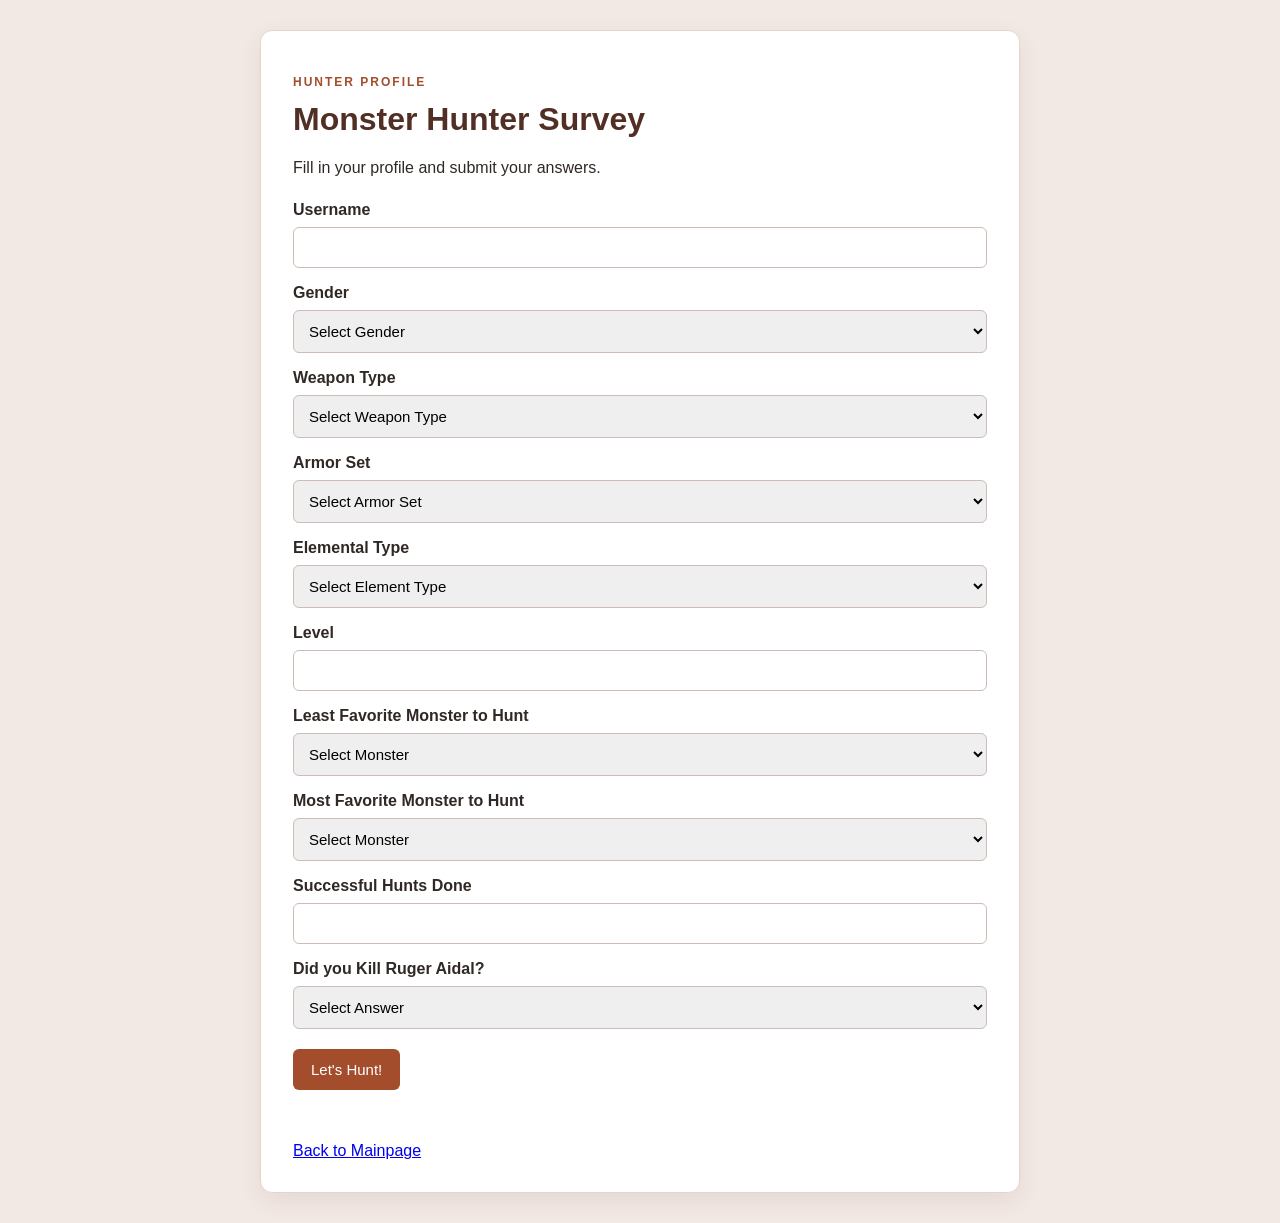
<file: index.html>
<!DOCTYPE html>
<html lang="en">
<head>
    <meta charset="UTF-8">
    <meta name="viewport" content="width=device-width, initial-scale=1.0">
    <title>Monster Hunter Survey</title>
    <link rel="stylesheet" href="styles.css">
</head>
<body>
    <main class="container survey-container">
        <p class="eyebrow">HUNTER PROFILE</p>
        <h1>Monster Hunter Survey</h1>
        <p>Fill in your profile and submit your answers.</p>

        <form id="surveyForm">
            <label for="user">Username</label>
            <input id="user" type="text" required>

            <label for="gender">Gender</label>
            <select id="gender" required>
                <option value="" disabled selected>Select Gender</option>
                <option value="Male">Male</option>
                <option value="Female">Female</option>
            </select>

            <label for="weapon">Weapon Type</label>
            <select id="weapon" required>
                <option value="" disabled selected>Select Weapon Type</option>
                <option value="greatsword">Great Sword</option>
                <option value="longsword">Long Sword</option>
                <option value="dualblades">Dual Blades</option>
                <option value="lance">Lance</option>
                <option value="hammer">Hammer</option>
                <option value="chargeblade">Charge Blade</option>
                <option value="heavybowgun">Heavy Bowgun</option>
                <option value="bow">Bow</option>
            </select>

            <label for="armor">Armor Set</label>
            <select id="armor" required>
                <option value="" disabled selected>Select Armor Set</option>
                <option value="Jagras">Jagras</option>
                <option value="Chainmail">Chainmail</option>
                <option value="Leather">Leather</option>
                <option value="Pukie">Pukie</option>
                <option value="Kulu">Kulu</option>
                <option value="Guild">Guild</option>
                <option value="Jyura">Jyura</option>
                <option value="Girros">Girros</option>
                <option value="Vespoid">Vespoid</option>
                <option value="Hunter">Hunter</option>
                <option value="Bone">Bone</option>
                <option value="Barroth">Barroth</option>
                <option value="Alloy">Alloy</option>
                <option value="Rathian">Rathian</option>
                <option value="Anja">Anja</option>
                <option value="Butterfly">Butterfly</option>
                <option value="King beetle">King Beetle</option>
                <option value="High Metal">High Metal</option>
                <option value="Hornetaur">Hornetaur</option>
                <option value="Kadachi">Kadachi</option>
                <option value="Rathalos">Rathalos</option>
            </select>

            <label for="element">Elemental Type</label>
            <select id="element" required>
                <option value="" disabled selected>Select Element Type</option>
                <option value="fire">Fire</option>
                <option value="water">Water</option>
                <option value="ice">Ice</option>
                <option value="thunder">Thunder</option>
                <option value="dragon">Dragon</option>
                <option value="paralysis">Paralysis</option>
                <option value="poison">Poison</option>
                <option value="blast">Blast</option>
                <option value="sleep">Sleep</option>
            </select>

            <label for="level">Level</label>
            <input id="level" type="number" min="1" max="90" step="1" required>

            <label for="least_favorite_monster">Least Favorite Monster to Hunt</label>
            <select id="least_favorite_monster" required>
                <option value="" disabled selected>Select Monster</option>
                <option>Great Girros</option><option>Kulu-Ya-Ku</option><option>Pukei-Pukei</option>
                <option>Jyuratodos</option><option>Barroth</option><option>Anjanath</option>
                <option>Tobi-Kadachi</option><option>Rathian</option><option>Rathalos</option>
                <option>Diablos</option><option>Radobaan</option><option>Odoragon</option>
                <option>Tzitzi-ya-ku</option><option>Paolumu</option><option>Legiana</option>
                <option>Ruger Aidal</option>
            </select>

            <label for="most_favorite_monster">Most Favorite Monster to Hunt</label>
            <select id="most_favorite_monster" required>
                <option value="" disabled selected>Select Monster</option>
                <option>Great Girros</option><option>Kulu-Ya-Ku</option><option>Pukei-Pukei</option>
                <option>Jyuratodos</option><option>Barroth</option><option>Anjanath</option>
                <option>Tobi-Kadachi</option><option>Rathian</option><option>Rathalos</option>
                <option>Diablos</option><option>Radobaan</option><option>Odoragon</option>
                <option>Tzitzi-ya-ku</option><option>Paolumu</option><option>Legiana</option>
                <option>Ruger Aidal</option>
            </select>

            <label for="hunts_done">Successful Hunts Done</label>
            <input id="hunts_done" type="number" min="0" max="200" step="1" required>

            <label for="Ruger_Aidal_Kill_Confirm">Did you Kill Ruger Aidal?</label>
            <select id="Ruger_Aidal_Kill_Confirm" required>
                <option value="" disabled selected>Select Answer</option>
                <option value="YES">YES</option>
                <option value="NO">NO</option>
            </select>

            <button type="submit">Let's Hunt!</button>
        </form>

        <p id="message" class="message" aria-live="polite"></p>
        <a href="mainpage.html">Back to Mainpage</a>
    </main>

    <script>
        const surveyForm = document.getElementById("surveyForm");
        const message = document.getElementById("message");

        surveyForm.addEventListener("submit", async function (event) {
            event.preventDefault();

            const postData = {
                user: document.getElementById("user").value,
                gender: document.getElementById("gender").value,
                weapon: document.getElementById("weapon").value,
                armor: document.getElementById("armor").value,
                element: document.getElementById("element").value,
                level: Number(document.getElementById("level").value),
                least_favorite_monster: document.getElementById("least_favorite_monster").value,
                most_favorite_monster: document.getElementById("most_favorite_monster").value,
                hunts_done: Number(document.getElementById("hunts_done").value),
                Ruger_Aidal_Kill_Confirm: document.getElementById("Ruger_Aidal_Kill_Confirm").value
            };

            try {
                const response = await fetch("http://127.0.0.1:8000/users", {
                    method: "POST",
                    headers: { "Content-Type": "application/json" },
                    body: JSON.stringify(postData)
                });
                const result = await response.json();
                if (!response.ok) {
                    throw new Error(result.detail || "Could not submit the survey.");
                }
                message.textContent = "Survey submitted successfully! Response number: " + result.id;
                message.className = "message success";
                surveyForm.reset();
            } catch (error) {
                message.textContent = error.message + " Make sure the backend is running.";
                message.className = "message error";
            }
        });
    </script>
</body>
</html>
</file>
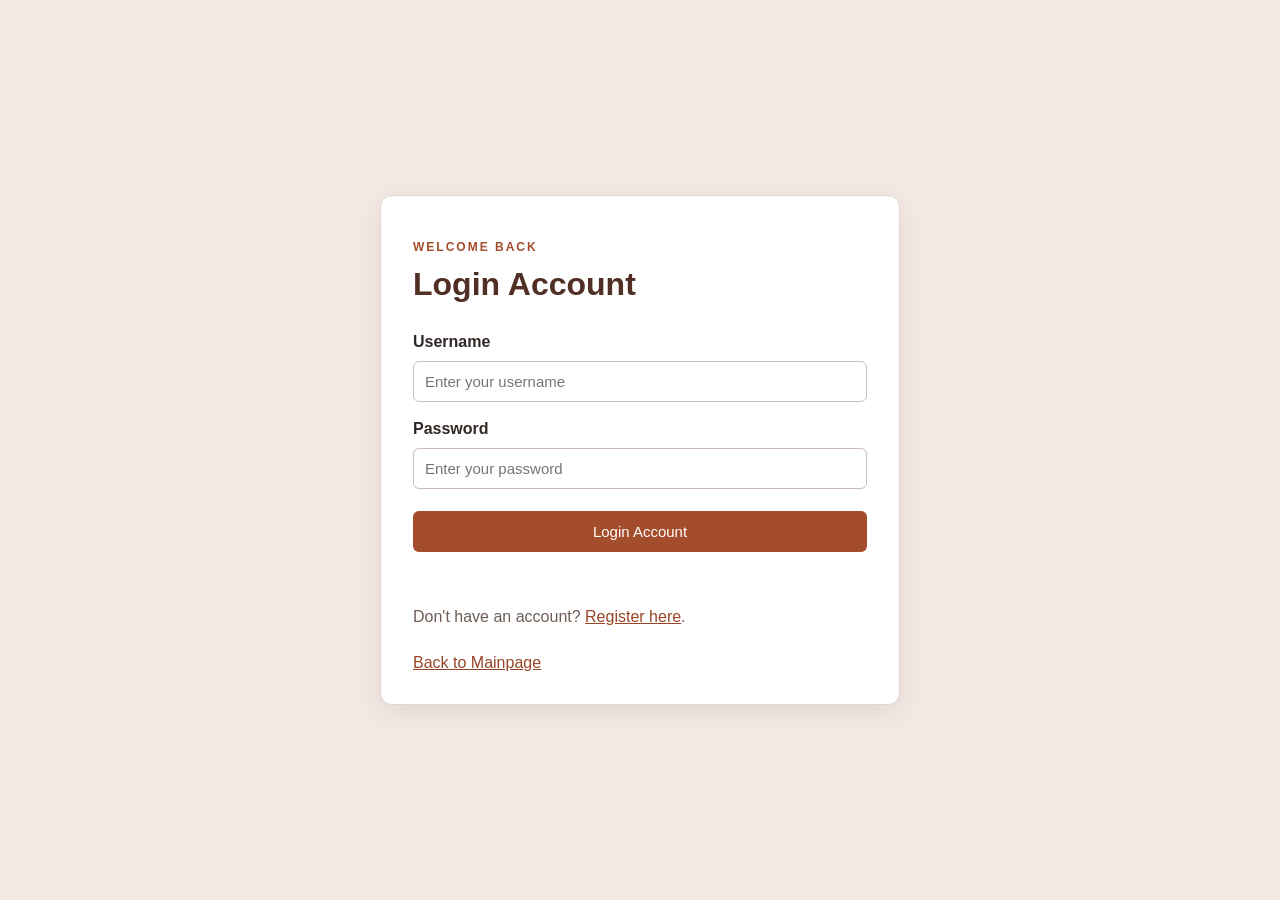
<file: Login.html>
<!DOCTYPE html>
<html lang="en">
<head>
    <meta charset="UTF-8">
    <meta name="viewport" content="width=device-width, initial-scale=1.0">
    <title>Login</title>
    <link rel="stylesheet" href="styles.css">
</head>
<body>
    <main class="container form-box">
        <p class="eyebrow">WELCOME BACK</p>
        <h1>Login Account</h1>
        <form id="loginForm">
            <label for="username">Username</label>
            <input type="text" id="username" placeholder="Enter your username" required>

            <label for="password">Password</label>
            <input type="password" id="password" placeholder="Enter your password" required>

            <button type="submit">Login Account</button>
        </form>
        <p id="message" class="message" aria-live="polite"></p>
        <p class="small-text">Don't have an account? <a href="register.html">Register here</a>.</p>
        <a href="mainpage.html">Back to Mainpage</a>
    </main>

    <script>
        const loginForm = document.getElementById("loginForm");
        const message = document.getElementById("message");

        loginForm.addEventListener("submit", async function (event) {
            event.preventDefault();

            const postData = {
                username: document.getElementById("username").value,
                password: document.getElementById("password").value
            };

            try {
                const response = await fetch("http://127.0.0.1:8000/usersLogin", {
                    method: "POST",
                    headers: { "Content-Type": "application/json" },
                    body: JSON.stringify(postData)
                });
                const result = await response.json();

                if (!response.ok) {
                    throw new Error(result.detail || "Login failed.");
                }

                message.textContent = "Login successful! Opening the survey...";
                message.className = "message success";
                window.location.href = "index.html";
            } catch (error) {
                message.textContent = error.message + " Make sure the backend is running.";
                message.className = "message error";
            }
        });
    </script>
</body>
</html>
</file>
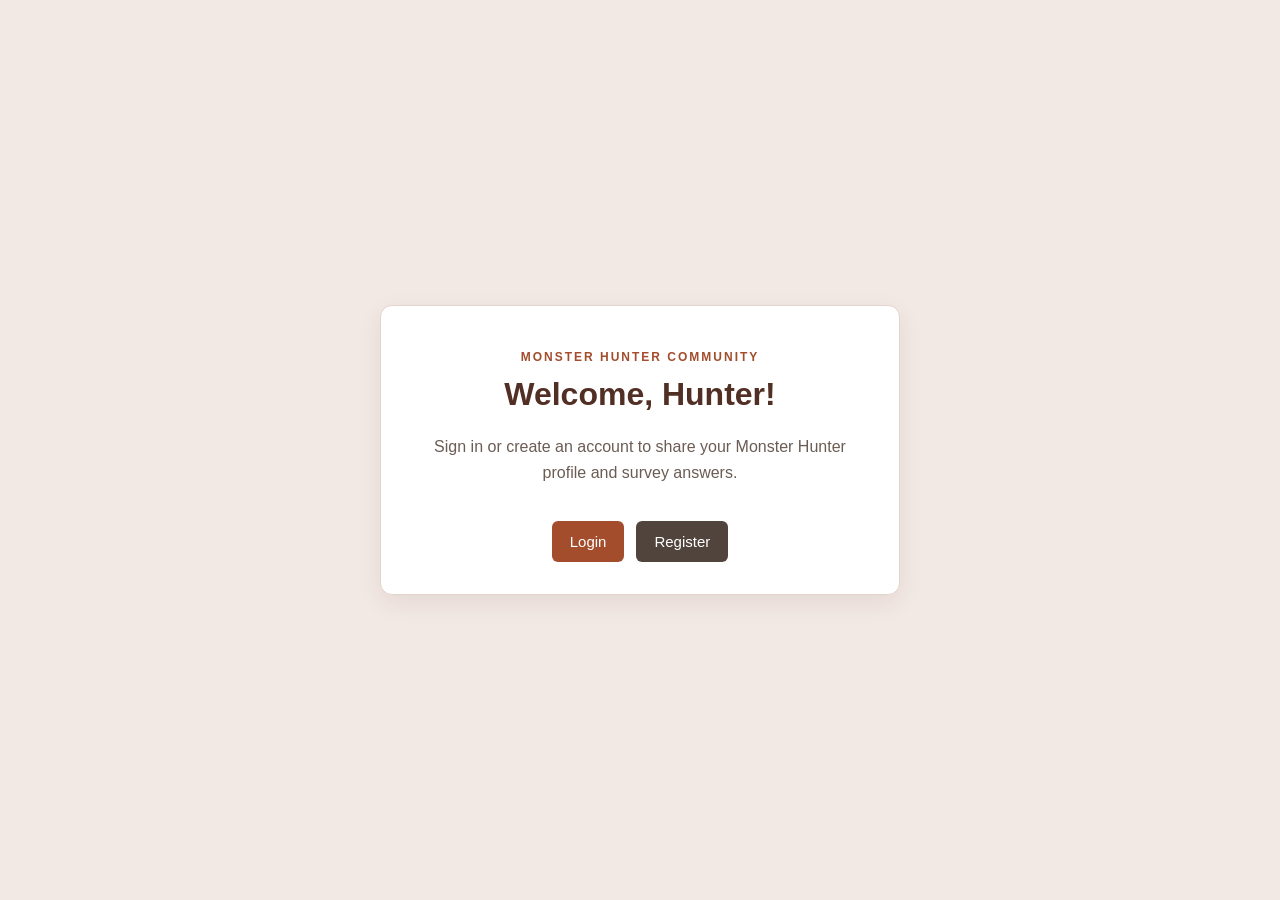
<file: mainpage.html>
<!DOCTYPE html>
<html lang="en">
<head>
    <meta charset="UTF-8">
    <meta name="viewport" content="width=device-width, initial-scale=1.0">
    <title>Monster Hunter Survey</title>
    <link rel="stylesheet" href="styles.css">
</head>
<body>
    <main class="container welcome-box">
        <p class="eyebrow">MONSTER HUNTER COMMUNITY</p>
        <h1>Welcome, Hunter!</h1>
        <p class="intro">Sign in or create an account to share your Monster Hunter profile and survey answers.</p>
        <div class="button-row">
            <a class="button-link" href="Login.html">Login</a>
            <a class="button-link secondary" href="register.html">Register</a>
        </div>
    </main>
</body>
</html>
</file>
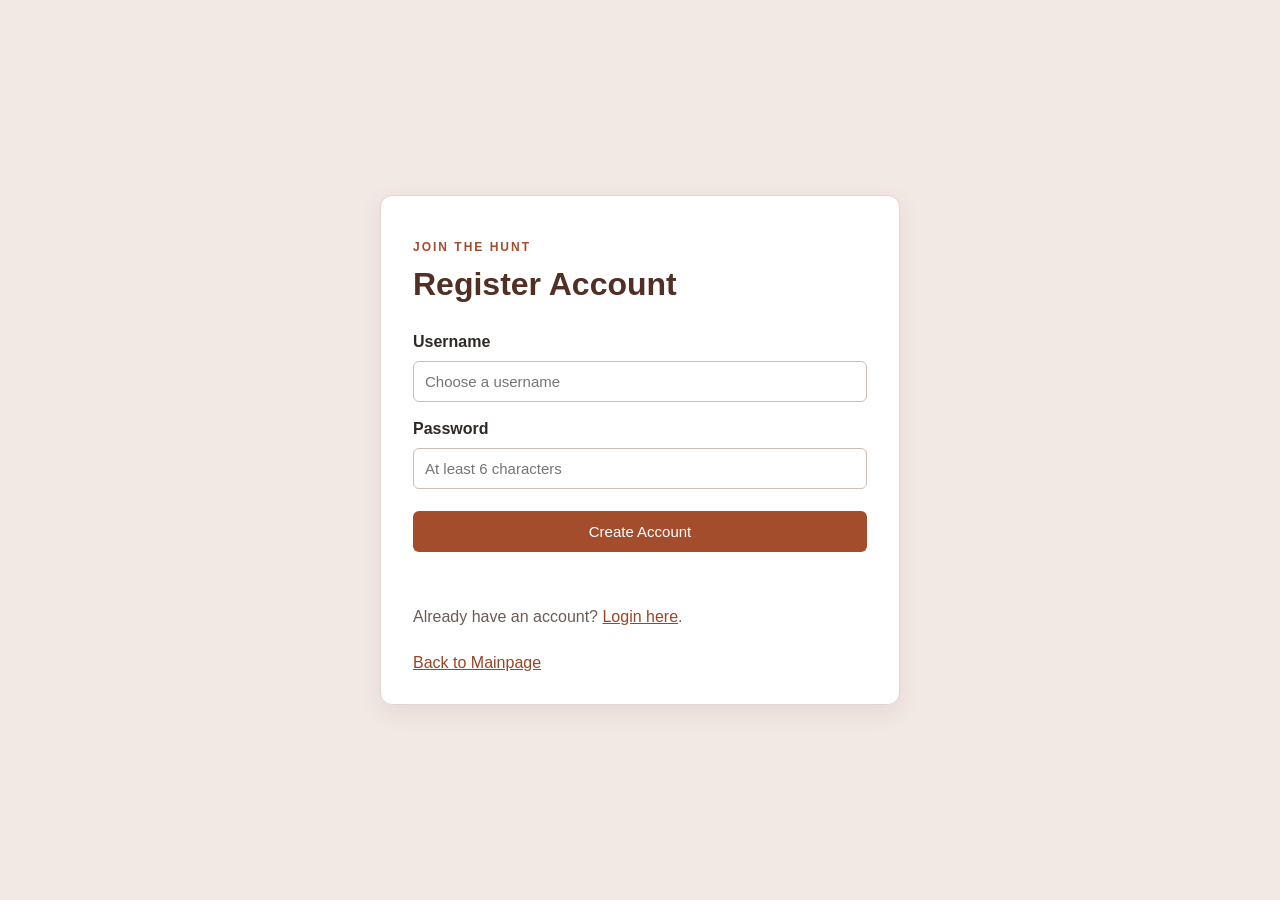
<file: register.html>
<!DOCTYPE html>
<html lang="en">
<head>
    <meta charset="UTF-8">
    <meta name="viewport" content="width=device-width, initial-scale=1.0">
    <title>Register</title>
    <link rel="stylesheet" href="styles.css">
</head>
<body>
    <main class="container form-box">
        <p class="eyebrow">JOIN THE HUNT</p>
        <h1>Register Account</h1>
        <form id="registerForm">
            <label for="username">Username</label>
            <input type="text" id="username" placeholder="Choose a username" required>

            <label for="password">Password</label>
            <input type="password" id="password" placeholder="At least 6 characters" minlength="6" required>

            <button type="submit">Create Account</button>
        </form>
        <p id="message" class="message" aria-live="polite"></p>
        <p class="small-text">Already have an account? <a href="Login.html">Login here</a>.</p>
        <a href="mainpage.html">Back to Mainpage</a>
    </main>

    <script>
        const registerForm = document.getElementById("registerForm");
        const message = document.getElementById("message");

        registerForm.addEventListener("submit", async function (event) {
            event.preventDefault();

            const postData = {
                username: document.getElementById("username").value,
                password: document.getElementById("password").value
            };

            try {
                const response = await fetch("http://127.0.0.1:8000/register", {
                    method: "POST",
                    headers: { "Content-Type": "application/json" },
                    body: JSON.stringify(postData)
                });
                const result = await response.json();

                if (!response.ok) {
                    throw new Error(result.detail || "Registration failed.");
                }

                message.textContent = "Account created! You can now log in.";
                message.className = "message success";
                registerForm.reset();
            } catch (error) {
                message.textContent = error.message + " Make sure the backend is running.";
                message.className = "message error";
            }
        });
    </script>
</body>
</html>
</file>
<file: styles.css>
* {
    box-sizing: border-box;
}

body {
    margin: 0;
    min-height: 100vh;
    padding: 30px 16px;
    display: flex;
    justify-content: center;
    align-items: center;
    background: #f3e9e4;
    color: #302824;
    font-family: Arial, Helvetica, sans-serif;
}

.container {
    width: 100%;
    max-width: 520px;
    padding: 32px;
    background: #ffffff;
    border: 1px solid #e4d5cc;
    border-radius: 12px;
    box-shadow: 0 8px 24px rgba(45, 30, 20, 0.08);
}

.welcome-box {
    text-align: center;
}

.eyebrow {
    color: #a34d2d;
    font-size: 12px;
    font-weight: bold;
    letter-spacing: 2px;
}

h1 {
    margin-top: 8px;
    color: #512f24;
}

.intro {
    line-height: 1.6;
    color: #6b5c54;
}

form {
    display: flex;
    flex-direction: column;
    gap: 10px;
}

label {
    margin-top: 8px;
    font-weight: bold;
}

input, select {
    width: 100%;
    padding: 11px;
    border: 1px solid #cdbdb4;
    border-radius: 6px;
    font-size: 15px;
}

button, .button-link {
    display: inline-block;
    margin-top: 12px;
    padding: 12px 18px;
    border: 0;
    border-radius: 6px;
    background: #a34d2d;
    color: white;
    font-size: 15px;
    text-align: center;
    text-decoration: none;
    cursor: pointer;
}

button:hover, .button-link:hover {
    background: #813b24;
}

.button-row {
    display: flex;
    justify-content: center;
    gap: 12px;
    flex-wrap: wrap;
    margin-top: 24px;
}

.button-link.secondary {
    background: #51443d;
}

.form-box > a, .small-text a {
    color: #984528;
}

.form-box > a {
    display: inline-block;
    margin-top: 12px;
}

.small-text {
    margin-top: 20px;
    color: #6b5c54;
}

.message {
    min-height: 20px;
    line-height: 1.4;
}

.success {
    color: #24713b;
}

.error {
    color: #b3261e;
}

/* Survey form styles */
.survey-container {
    max-width: 760px;
}

.survey-container form {
    gap: 8px;
}

.survey-container button {
    align-self: flex-start;
}

@media (max-width: 480px) {
    .container {
        padding: 24px 18px;
    }
}
</file>
